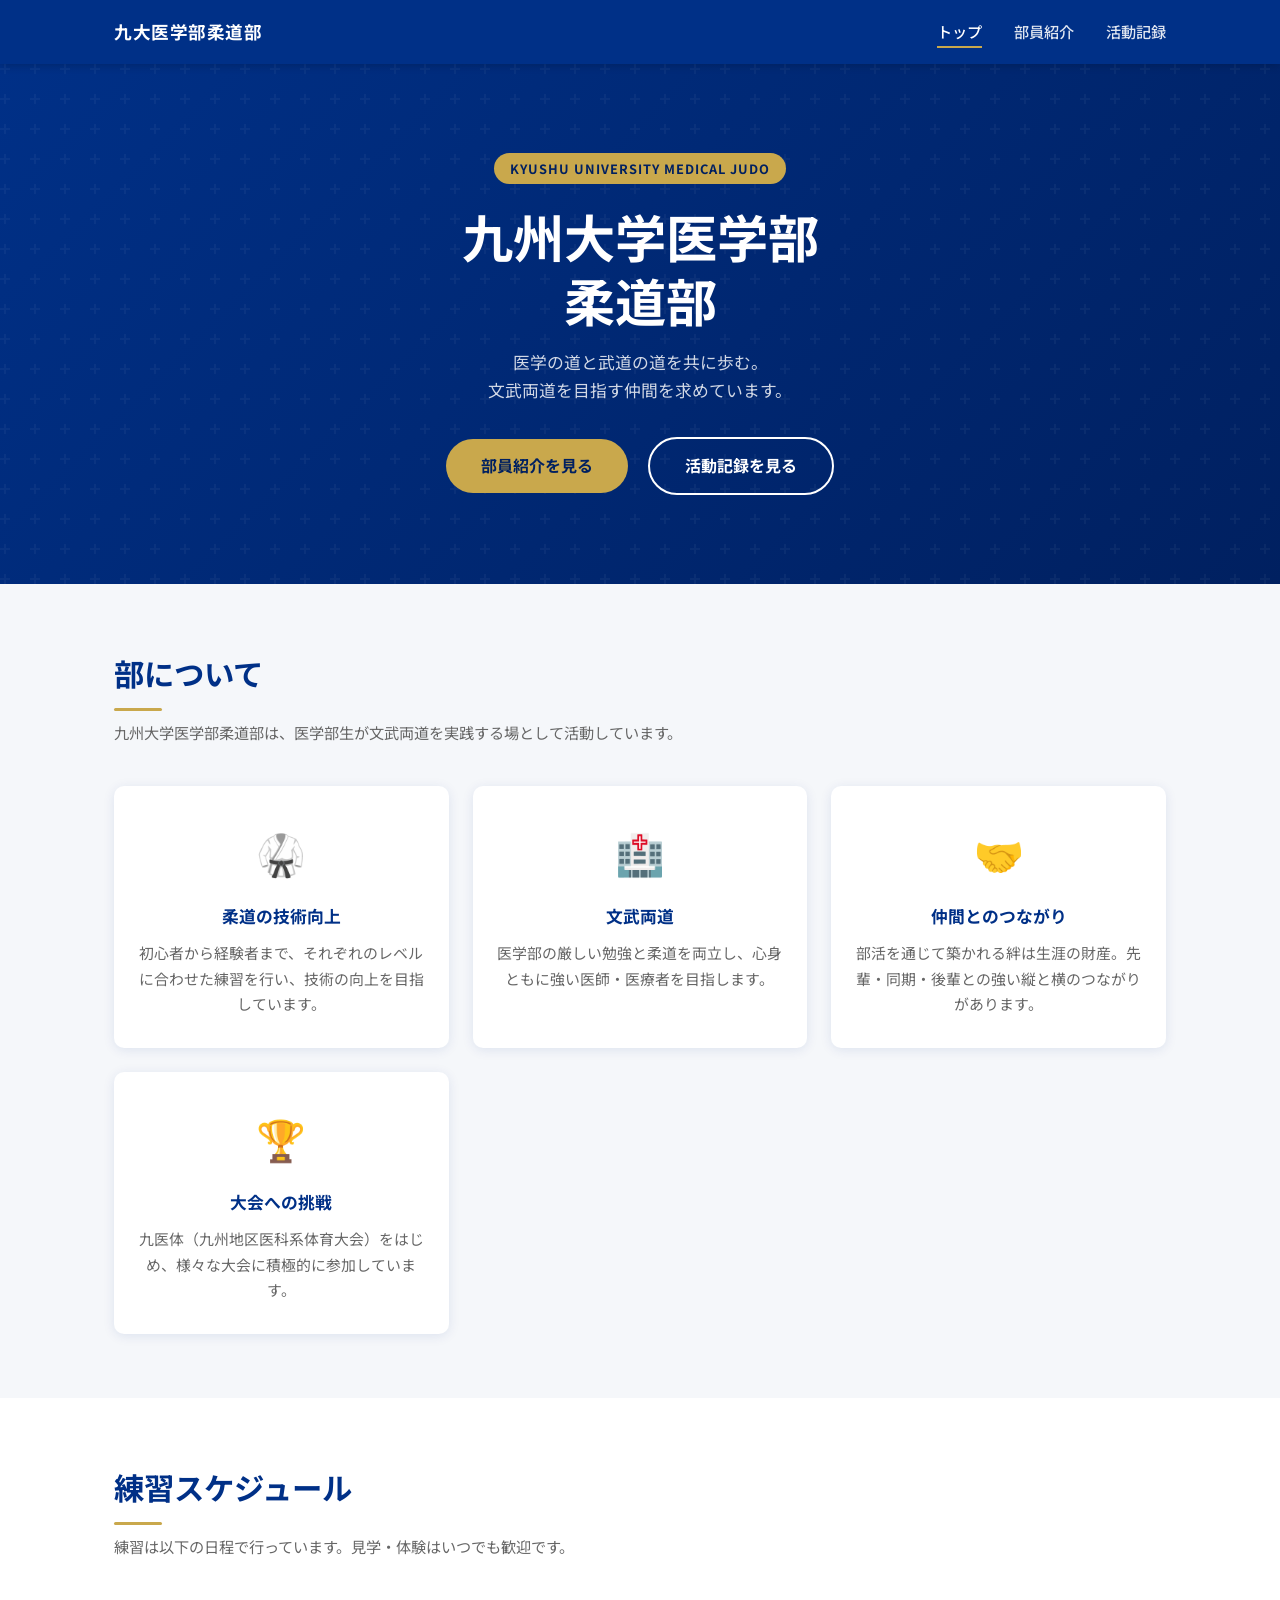
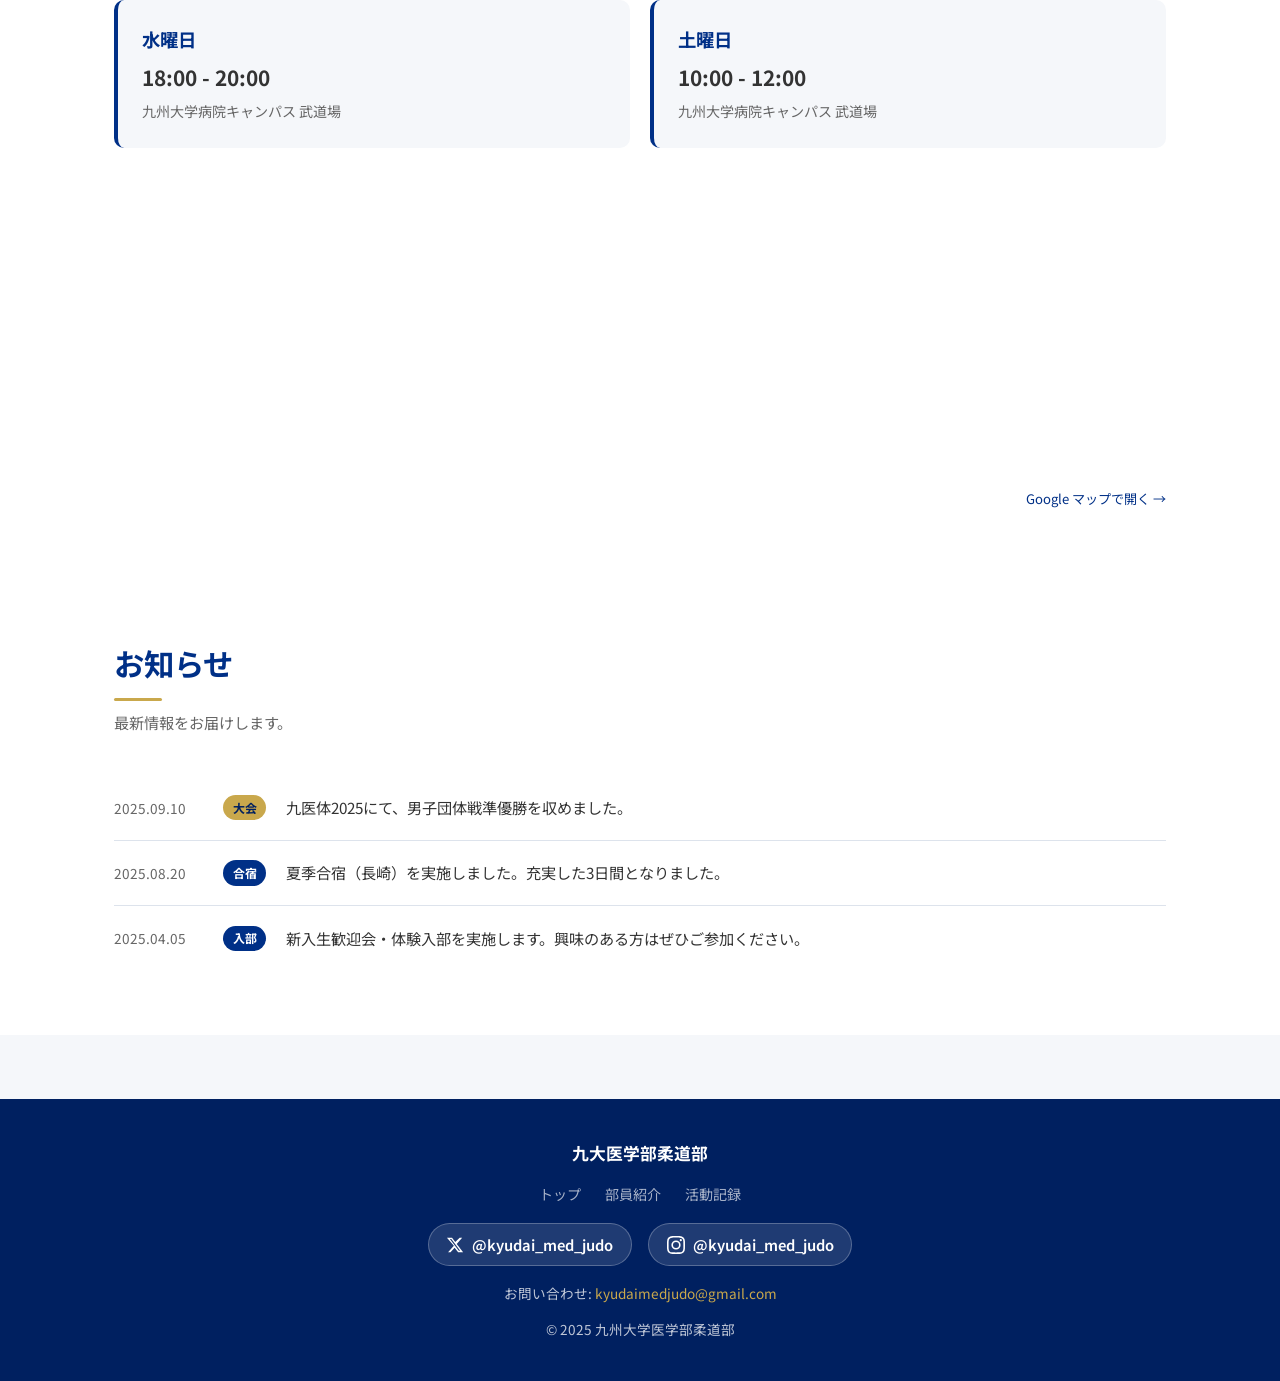
<file: index.html>
<!DOCTYPE html>
<html lang="ja">
<head>
  <meta charset="UTF-8">
  <meta name="viewport" content="width=device-width, initial-scale=1.0">
  <title>九州大学医学部柔道部</title>
  <meta name="description" content="九州大学医学部柔道部の公式ウェブサイト。部員紹介・活動記録・入部案内をご覧いただけます。">
  <meta property="og:title" content="九州大学医学部柔道部">
  <meta property="og:description" content="九州大学医学部柔道部の公式ウェブサイト。部員紹介・活動記録・入部案内をご覧いただけます。">
  <meta property="og:type" content="website">
  <meta property="og:url" content="https://kyudaimedjudo.github.io/kyudai-judo/">
  <link rel="preconnect" href="https://fonts.googleapis.com">
  <link rel="preconnect" href="https://fonts.gstatic.com" crossorigin>
  <link href="https://fonts.googleapis.com/css2?family=Noto+Sans+JP:wght@400;500;700&display=swap" rel="stylesheet">
  <link rel="stylesheet" href="css/style.css">
</head>
<body>

  <!-- ナビゲーション -->
  <nav class="navbar">
    <div class="navbar-inner">
      <a href="index.html" class="navbar-logo">九大医学部<span>柔道部</span></a>
      <ul class="navbar-links">
        <li><a href="index.html">トップ</a></li>
        <li><a href="members.html">部員紹介</a></li>
        <li><a href="activities.html">活動記録</a></li>
      </ul>
      <button class="hamburger" aria-label="メニューを開く" aria-expanded="false">
        <span></span><span></span><span></span>
      </button>
    </div>
  </nav>

  <!-- ヒーロー -->
  <section class="hero">
    <div class="hero-content">
      <div class="hero-badge">KYUSHU UNIVERSITY MEDICAL JUDO</div>
      <h1>九州大学医学部<br>柔道部</h1>
      <p>医学の道と武道の道を共に歩む。<br>文武両道を目指す仲間を求めています。</p>
      <div class="hero-buttons">
        <a href="members.html" class="btn btn-accent">部員紹介を見る</a>
        <a href="activities.html" class="btn btn-outline">活動記録を見る</a>
      </div>
    </div>
  </section>

  <!-- 部紹介 -->
  <section class="section">
    <div class="container">
      <h2 class="section-title">部について</h2>
      <p class="section-subtitle">九州大学医学部柔道部は、医学部生が文武両道を実践する場として活動しています。</p>
      <div class="about-grid">
        <div class="about-card">
          <div class="about-card-icon" role="img" aria-label="柔道着">🥋</div>
          <h3>柔道の技術向上</h3>
          <p>初心者から経験者まで、それぞれのレベルに合わせた練習を行い、技術の向上を目指しています。</p>
        </div>
        <div class="about-card">
          <div class="about-card-icon" role="img" aria-label="病院">🏥</div>
          <h3>文武両道</h3>
          <p>医学部の厳しい勉強と柔道を両立し、心身ともに強い医師・医療者を目指します。</p>
        </div>
        <div class="about-card">
          <div class="about-card-icon" role="img" aria-label="握手">🤝</div>
          <h3>仲間とのつながり</h3>
          <p>部活を通じて築かれる絆は生涯の財産。先輩・同期・後輩との強い縦と横のつながりがあります。</p>
        </div>
        <div class="about-card">
          <div class="about-card-icon" role="img" aria-label="トロフィー">🏆</div>
          <h3>大会への挑戦</h3>
          <p>九医体（九州地区医科系体育大会）をはじめ、様々な大会に積極的に参加しています。</p>
        </div>
      </div>
    </div>
  </section>

  <!-- 練習スケジュール -->
  <section class="section schedule-section">
    <div class="container">
      <h2 class="section-title">練習スケジュール</h2>
      <p class="section-subtitle">練習は以下の日程で行っています。見学・体験はいつでも歓迎です。</p>
      <div class="schedule-grid">
        <div class="schedule-card">
          <div class="schedule-day">水曜日</div>
          <div class="schedule-time">18:00 - 20:00</div>
          <div class="schedule-place">九州大学病院キャンパス 武道場</div>
        </div>
        <div class="schedule-card">
          <div class="schedule-day">土曜日</div>
          <div class="schedule-time">10:00 - 12:00</div>
          <div class="schedule-place">九州大学病院キャンパス 武道場</div>
        </div>
      </div>
      <div class="schedule-map">
        <iframe
          src="https://maps.google.com/maps?q=https://maps.app.goo.gl/cg2Sy4qht2nWTc8Q8&output=embed"
          width="100%" height="300" style="border:0;border-radius:var(--radius);" allowfullscreen loading="lazy"
          title="練習場所の地図"></iframe>
        <p style="margin-top:0.5rem;text-align:right;font-size:0.82rem;">
          <a href="https://maps.app.goo.gl/cg2Sy4qht2nWTc8Q8" target="_blank" rel="noopener" style="color:var(--color-primary)">Google マップで開く →</a>
        </p>
      </div>
    </div>
  </section>

  <!-- お知らせ -->
  <section class="section news-section">
    <div class="container">
      <h2 class="section-title">お知らせ</h2>
      <p class="section-subtitle">最新情報をお届けします。</p>
      <ul class="news-list">
        <li class="news-item">
          <span class="news-date">2025.09.10</span>
          <span class="news-tag accent">大会</span>
          <div class="news-body">九医体2025にて、男子団体戦準優勝を収めました。</div>
        </li>
        <li class="news-item">
          <span class="news-date">2025.08.20</span>
          <span class="news-tag">合宿</span>
          <div class="news-body">夏季合宿（長崎）を実施しました。充実した3日間となりました。</div>
        </li>
        <li class="news-item">
          <span class="news-date">2025.04.05</span>
          <span class="news-tag">入部</span>
          <div class="news-body">新入生歓迎会・体験入部を実施します。興味のある方はぜひご参加ください。</div>
        </li>
      </ul>
    </div>
  </section>

  <!-- フッター -->
  <footer class="footer">
    <div class="footer-logo">九大医学部<span>柔道部</span></div>
    <nav class="footer-links">
      <a href="index.html">トップ</a>
      <a href="members.html">部員紹介</a>
      <a href="activities.html">活動記録</a>
    </nav>
    <div class="footer-sns">
      <a href="https://x.com/kyudai_med_judo" target="_blank" rel="noopener">
        <svg viewBox="0 0 24 24" aria-label="X(Twitter)"><path d="M18.244 2.25h3.308l-7.227 8.26 8.502 11.24H16.17l-4.714-6.231-5.401 6.231H2.748l7.73-8.835L1.254 2.25H8.08l4.261 5.632 5.903-5.632zm-1.161 17.52h1.833L7.084 4.126H5.117z"/></svg>
        @kyudai_med_judo
      </a>
      <a href="https://www.instagram.com/kyudai_med_judo/" target="_blank" rel="noopener">
        <svg viewBox="0 0 24 24" aria-label="Instagram"><path d="M12 2.163c3.204 0 3.584.012 4.85.07 3.252.148 4.771 1.691 4.919 4.919.058 1.265.069 1.645.069 4.849 0 3.205-.012 3.584-.069 4.849-.149 3.225-1.664 4.771-4.919 4.919-1.266.058-1.644.07-4.85.07-3.204 0-3.584-.012-4.849-.07-3.26-.149-4.771-1.699-4.919-4.92-.058-1.265-.07-1.644-.07-4.849 0-3.204.013-3.583.07-4.849.149-3.227 1.664-4.771 4.919-4.919 1.266-.057 1.645-.069 4.849-.069zM12 0C8.741 0 8.333.014 7.053.072 2.695.272.273 2.69.073 7.052.014 8.333 0 8.741 0 12c0 3.259.014 3.668.072 4.948.2 4.358 2.618 6.78 6.98 6.98C8.333 23.986 8.741 24 12 24c3.259 0 3.668-.014 4.948-.072 4.354-.2 6.782-2.618 6.979-6.98.059-1.28.073-1.689.073-4.948 0-3.259-.014-3.667-.072-4.947-.196-4.354-2.617-6.78-6.979-6.98C15.668.014 15.259 0 12 0zm0 5.838a6.162 6.162 0 100 12.324 6.162 6.162 0 000-12.324zM12 16a4 4 0 110-8 4 4 0 010 8zm6.406-11.845a1.44 1.44 0 100 2.881 1.44 1.44 0 000-2.881z"/></svg>
        @kyudai_med_judo
      </a>
    </div>
    <div class="footer-contact">
      <p>お問い合わせ: <a href="mailto:kyudaimedjudo@gmail.com">kyudaimedjudo@gmail.com</a></p>
    </div>
    <p>&copy; 2025 九州大学医学部柔道部</p>
  </footer>

  <script src="js/main.js"></script>
</body>
</html>
</file>
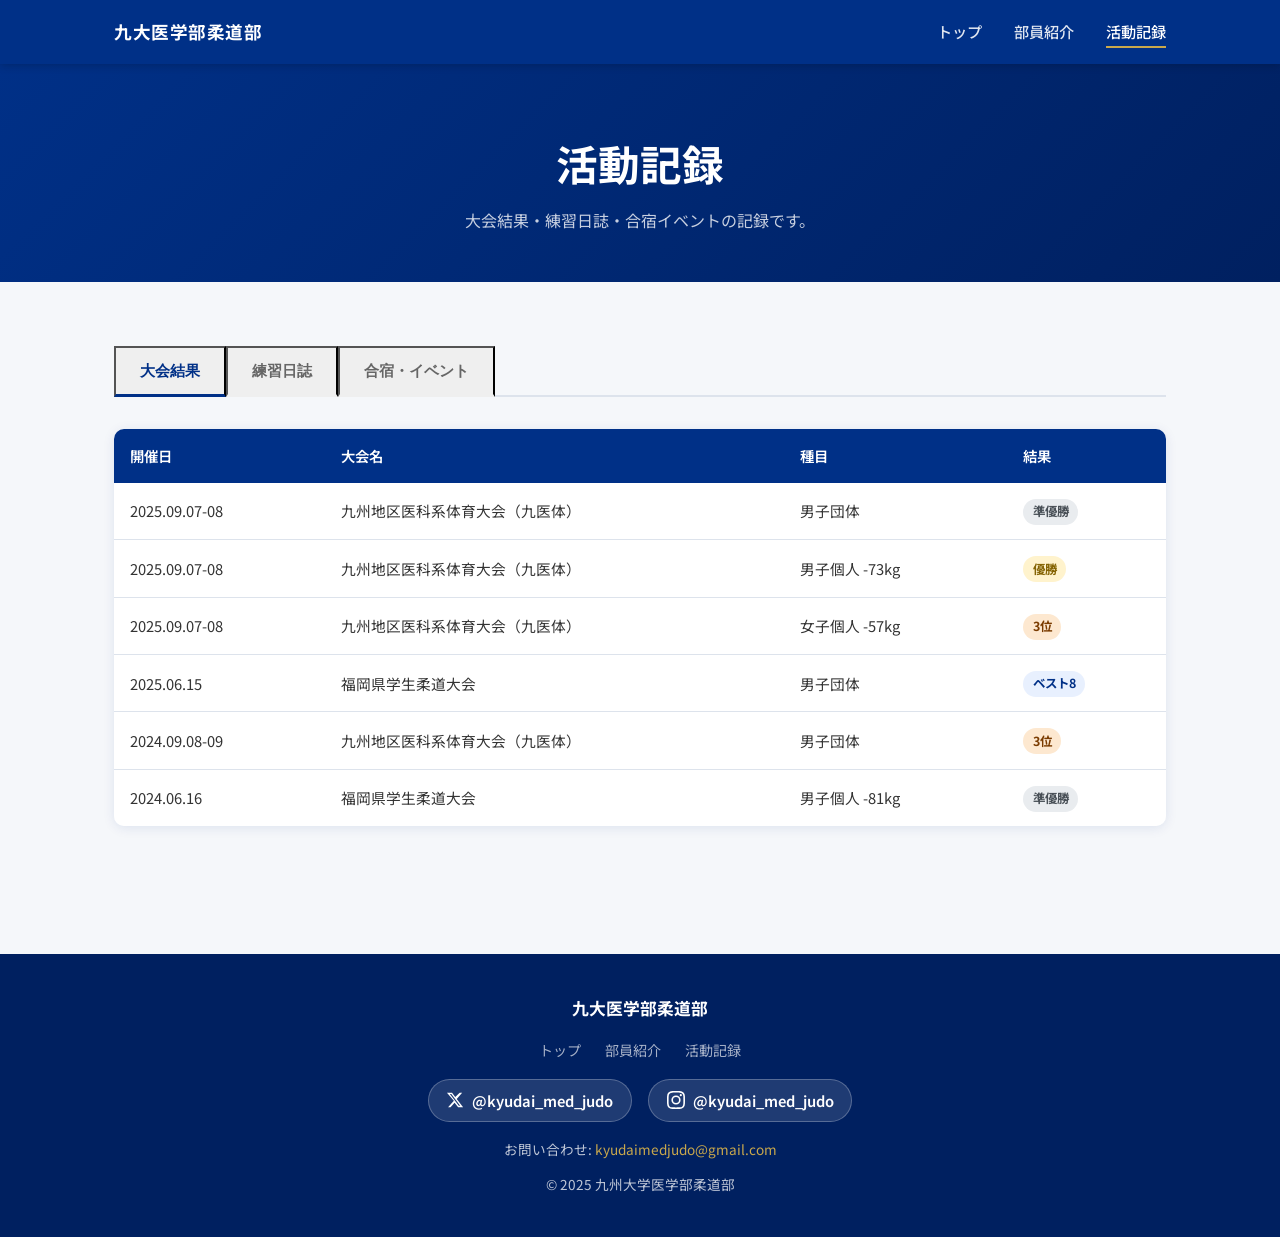
<file: activities.html>
<!DOCTYPE html>
<html lang="ja">
<head>
  <meta charset="UTF-8">
  <meta name="viewport" content="width=device-width, initial-scale=1.0">
  <title>活動記録 | 九州大学医学部柔道部</title>
  <meta name="description" content="九州大学医学部柔道部の大会結果・練習日誌・合宿イベントの記録です。">
  <meta property="og:title" content="活動記録 | 九州大学医学部柔道部">
  <meta property="og:description" content="九州大学医学部柔道部の大会結果・練習日誌・合宿イベントの記録です。">
  <meta property="og:type" content="website">
  <meta property="og:url" content="https://kyudaimedjudo.github.io/kyudai-judo/activities.html">
  <link rel="preconnect" href="https://fonts.googleapis.com">
  <link rel="preconnect" href="https://fonts.gstatic.com" crossorigin>
  <link href="https://fonts.googleapis.com/css2?family=Noto+Sans+JP:wght@400;500;700&display=swap" rel="stylesheet">
  <link rel="stylesheet" href="css/style.css">
</head>
<body>

  <nav class="navbar">
    <div class="navbar-inner">
      <a href="index.html" class="navbar-logo">九大医学部<span>柔道部</span></a>
      <ul class="navbar-links">
        <li><a href="index.html">トップ</a></li>
        <li><a href="members.html">部員紹介</a></li>
        <li><a href="activities.html">活動記録</a></li>
      </ul>
      <button class="hamburger" aria-label="メニューを開く" aria-expanded="false">
        <span></span><span></span><span></span>
      </button>
    </div>
  </nav>

  <header class="page-header">
    <h1>活動記録</h1>
    <p>大会結果・練習日誌・合宿イベントの記録です。</p>
  </header>

  <section class="section">
    <div class="container">

      <div class="activity-tabs" role="tablist">
        <button class="activity-tab active" data-target="panel-results" role="tab" aria-selected="true">大会結果</button>
        <button class="activity-tab" data-target="panel-diary" role="tab" aria-selected="false">練習日誌</button>
        <button class="activity-tab" data-target="panel-events" role="tab" aria-selected="false">合宿・イベント</button>
      </div>

      <div id="panel-results" class="activity-panel active" role="tabpanel">
        <div class="table-wrap">
          <table class="result-table">
            <thead>
              <tr>
                <th>開催日</th>
                <th>大会名</th>
                <th>種目</th>
                <th>結果</th>
              </tr>
            </thead>
            <tbody id="results-tbody">
              <tr><td colspan="4" style="text-align:center;color:var(--color-text-light)">読み込み中...</td></tr>
            </tbody>
          </table>
        </div>
      </div>

      <div id="panel-diary" class="activity-panel" role="tabpanel">
        <div class="diary-list" id="diary-list">
          <p style="color:var(--color-text-light)">読み込み中...</p>
        </div>
      </div>

      <div id="panel-events" class="activity-panel" role="tabpanel">
        <div class="event-grid" id="event-grid">
          <p style="color:var(--color-text-light)">読み込み中...</p>
        </div>
      </div>

    </div>
  </section>

  <footer class="footer">
    <div class="footer-logo">九大医学部<span>柔道部</span></div>
    <nav class="footer-links">
      <a href="index.html">トップ</a>
      <a href="members.html">部員紹介</a>
      <a href="activities.html">活動記録</a>
    </nav>
    <div class="footer-sns">
      <a href="https://x.com/kyudai_med_judo" target="_blank" rel="noopener">
        <svg viewBox="0 0 24 24" aria-label="X(Twitter)"><path d="M18.244 2.25h3.308l-7.227 8.26 8.502 11.24H16.17l-4.714-6.231-5.401 6.231H2.748l7.73-8.835L1.254 2.25H8.08l4.261 5.632 5.903-5.632zm-1.161 17.52h1.833L7.084 4.126H5.117z"/></svg>
        @kyudai_med_judo
      </a>
      <a href="https://www.instagram.com/kyudai_med_judo/" target="_blank" rel="noopener">
        <svg viewBox="0 0 24 24" aria-label="Instagram"><path d="M12 2.163c3.204 0 3.584.012 4.85.07 3.252.148 4.771 1.691 4.919 4.919.058 1.265.069 1.645.069 4.849 0 3.205-.012 3.584-.069 4.849-.149 3.225-1.664 4.771-4.919 4.919-1.266.058-1.644.07-4.85.07-3.204 0-3.584-.012-4.849-.07-3.26-.149-4.771-1.699-4.919-4.92-.058-1.265-.07-1.644-.07-4.849 0-3.204.013-3.583.07-4.849.149-3.227 1.664-4.771 4.919-4.919 1.266-.057 1.645-.069 4.849-.069zM12 0C8.741 0 8.333.014 7.053.072 2.695.272.273 2.69.073 7.052.014 8.333 0 8.741 0 12c0 3.259.014 3.668.072 4.948.2 4.358 2.618 6.78 6.98 6.98C8.333 23.986 8.741 24 12 24c3.259 0 3.668-.014 4.948-.072 4.354-.2 6.782-2.618 6.979-6.98.059-1.28.073-1.689.073-4.948 0-3.259-.014-3.667-.072-4.947-.196-4.354-2.617-6.78-6.979-6.98C15.668.014 15.259 0 12 0zm0 5.838a6.162 6.162 0 100 12.324 6.162 6.162 0 000-12.324zM12 16a4 4 0 110-8 4 4 0 010 8zm6.406-11.845a1.44 1.44 0 100 2.881 1.44 1.44 0 000-2.881z"/></svg>
        @kyudai_med_judo
      </a>
    </div>
    <div class="footer-contact">
      <p>お問い合わせ: <a href="mailto:kyudaimedjudo@gmail.com">kyudaimedjudo@gmail.com</a></p>
    </div>
    <p>&copy; 2025 九州大学医学部柔道部</p>
  </footer>

  <script src="js/main.js"></script>
  <script>
    // XSSサニタイズ
    function esc(str) {
      const d = document.createElement('div');
      d.textContent = str || '';
      return d.innerHTML;
    }

    const MONTHS_JA = ['1月','2月','3月','4月','5月','6月','7月','8月','9月','10月','11月','12月'];

    // 大会結果
    fetch('data/results.json')
      .then(r => { if (!r.ok) throw new Error(); return r.json(); })
      .then(data => {
        const tbody = document.getElementById('results-tbody');
        if (!data.length) { tbody.innerHTML = '<tr><td colspan="4" style="text-align:center;color:var(--color-text-light)">データがありません</td></tr>'; return; }
        tbody.innerHTML = data.map(d => `
          <tr>
            <td>${esc(d.date)}</td>
            <td>${esc(d.tournament)}</td>
            <td>${esc(d.category)}</td>
            <td><span class="result-badge ${esc(d.badge)}">${esc(d.result)}</span></td>
          </tr>`).join('');
      })
      .catch(() => {
        document.getElementById('results-tbody').innerHTML = '<tr><td colspan="4" style="text-align:center;color:#991b1b">データの読み込みに失敗しました</td></tr>';
      });

    // 練習日誌
    fetch('data/diary.json')
      .then(r => { if (!r.ok) throw new Error(); return r.json(); })
      .then(data => {
        const list = document.getElementById('diary-list');
        if (!data.length) { list.innerHTML = '<p style="color:var(--color-text-light)">データがありません</p>'; return; }
        list.innerHTML = data.map(d => {
          const dt = new Date(d.date);
          const month = MONTHS_JA[dt.getMonth()] || '';
          const day = dt.getDate();
          return `
          <div class="diary-card">
            <div class="diary-date-col">
              <div class="diary-month">${esc(month)}</div>
              <div class="diary-day">${day}</div>
            </div>
            <div class="diary-body">
              <h3>${esc(d.title)}</h3>
              <p>${esc(d.content)}</p>
            </div>
          </div>`;
        }).join('');
      })
      .catch(() => {
        document.getElementById('diary-list').innerHTML = '<p style="color:#991b1b">データの読み込みに失敗しました</p>';
      });

    // 合宿・イベント
    fetch('data/events.json')
      .then(r => { if (!r.ok) throw new Error(); return r.json(); })
      .then(data => {
        const grid = document.getElementById('event-grid');
        if (!data.length) { grid.innerHTML = '<p style="color:var(--color-text-light)">データがありません</p>'; return; }
        grid.innerHTML = data.map(d => `
          <div class="event-card">
            <div class="event-image">${d.photo ? `<img src="${esc(d.photo)}" alt="${esc(d.title)}">` : esc(d.emoji || '📸')}</div>
            <div class="event-body">
              <div class="event-date">${esc(d.date)}</div>
              <h3>${esc(d.title)}</h3>
              <p>${esc(d.content)}</p>
            </div>
          </div>`).join('');
      })
      .catch(() => {
        document.getElementById('event-grid').innerHTML = '<p style="color:#991b1b">データの読み込みに失敗しました</p>';
      });
  </script>
</body>
</html>
</file>
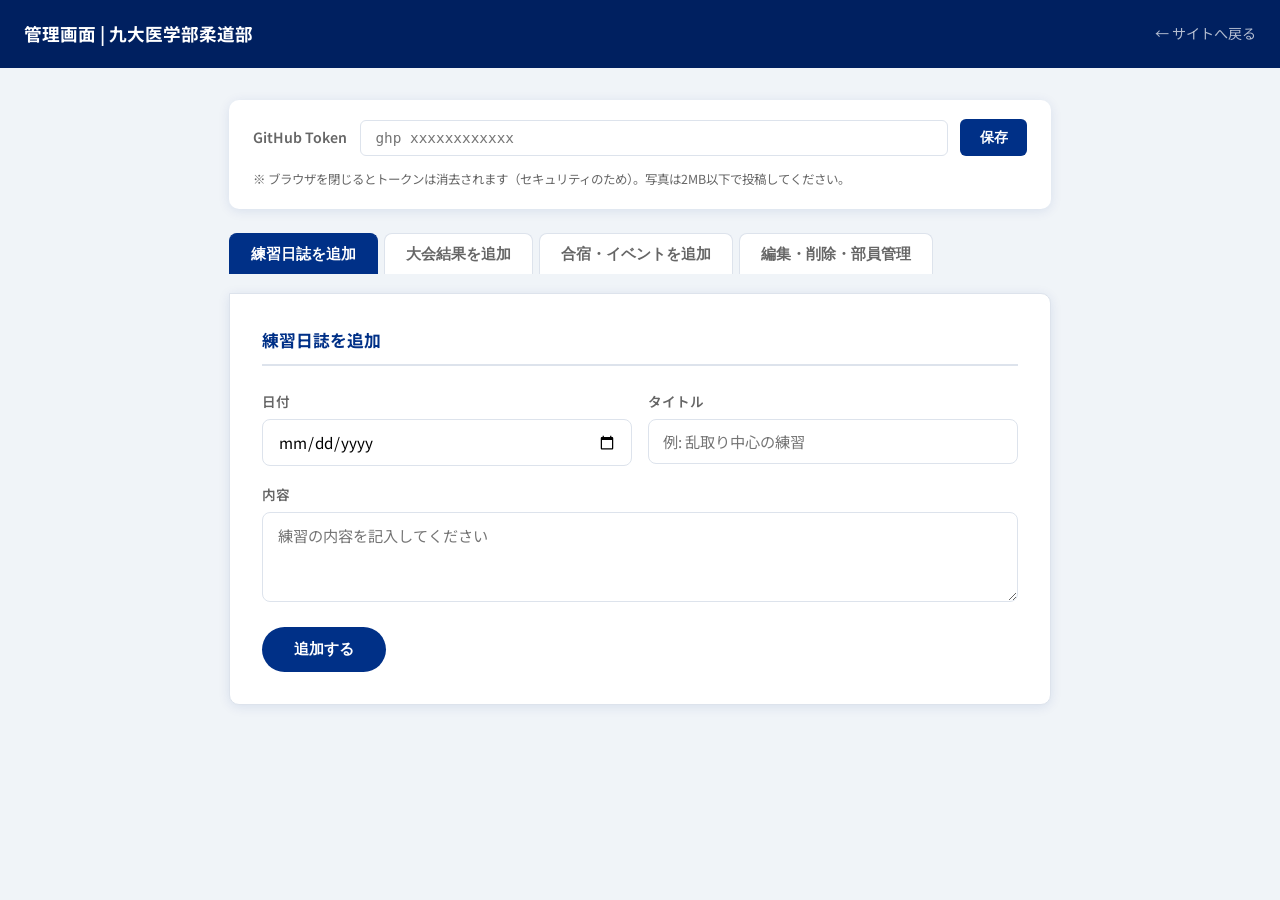
<file: admin.html>
<!DOCTYPE html>
<html lang="ja">
<head>
  <meta charset="UTF-8">
  <meta name="viewport" content="width=device-width, initial-scale=1.0">
  <title>管理画面 | 九大医学部柔道部</title>
  <link rel="preconnect" href="https://fonts.googleapis.com">
  <link rel="preconnect" href="https://fonts.gstatic.com" crossorigin>
  <link href="https://fonts.googleapis.com/css2?family=Noto+Sans+JP:wght@400;500;700&display=swap" rel="stylesheet">
  <link rel="stylesheet" href="css/style.css">
  <style>
    body { background: #f0f4f8; }

    .admin-header {
      background: var(--color-primary-dark);
      color: var(--color-white);
      padding: 1.2rem 1.5rem;
      display: flex;
      align-items: center;
      justify-content: space-between;
    }
    .admin-header h1 { font-size: 1.1rem; font-weight: 700; }
    .admin-header a { color: rgba(255,255,255,0.7); font-size: 0.88rem; }
    .admin-header a:hover { color: var(--color-white); }

    .admin-container { max-width: 860px; margin: 2rem auto; padding: 0 1.2rem; }

    /* トークン */
    .token-box {
      background: var(--color-white);
      border-radius: var(--radius);
      padding: 1.2rem 1.5rem;
      box-shadow: var(--shadow);
      margin-bottom: 1.5rem;
      display: flex;
      gap: 0.8rem;
      align-items: center;
      flex-wrap: wrap;
    }
    .token-box label { font-size: 0.88rem; font-weight: 600; color: var(--color-text-light); white-space: nowrap; }
    .token-box input {
      flex: 1;
      min-width: 200px;
      padding: 0.55rem 0.9rem;
      border: 1.5px solid var(--color-border);
      border-radius: 6px;
      font-size: 0.9rem;
      font-family: monospace;
    }
    .token-box button {
      padding: 0.55rem 1.2rem;
      background: var(--color-primary);
      color: var(--color-white);
      border: none;
      border-radius: 6px;
      font-size: 0.88rem;
      font-weight: 600;
      cursor: pointer;
    }

    /* フィードバック */
    .feedback {
      display: none;
      padding: 0.8rem 1.2rem;
      border-radius: 8px;
      font-size: 0.92rem;
      font-weight: 600;
      margin-bottom: 1rem;
    }
    .feedback.success { background: #d1fae5; color: #065f46; }
    .feedback.error   { background: #fee2e2; color: #991b1b; }

    /* メインタブ */
    .admin-tabs {
      display: flex;
      gap: 0.4rem;
      margin-bottom: 1.2rem;
      flex-wrap: wrap;
    }
    .admin-tab {
      padding: 0.65rem 1.3rem;
      border-radius: 8px 8px 0 0;
      font-size: 0.92rem;
      font-weight: 600;
      cursor: pointer;
      background: var(--color-white);
      color: var(--color-text-light);
      border: 1.5px solid var(--color-border);
      border-bottom: none;
      transition: var(--transition);
    }
    .admin-tab.active { background: var(--color-primary); color: var(--color-white); border-color: var(--color-primary); }

    .admin-panel {
      display: none;
      background: var(--color-white);
      border-radius: 0 var(--radius) var(--radius) var(--radius);
      box-shadow: var(--shadow);
      padding: 2rem;
      border: 1.5px solid var(--color-border);
    }
    .admin-panel.active { display: block; }

    /* フォーム */
    .form-group { margin-bottom: 1.1rem; }
    .form-group label { display: block; font-size: 0.85rem; font-weight: 600; color: var(--color-text-light); margin-bottom: 0.35rem; }
    .form-group input,
    .form-group textarea,
    .form-group select {
      width: 100%;
      padding: 0.65rem 0.9rem;
      border: 1.5px solid var(--color-border);
      border-radius: 8px;
      font-size: 0.95rem;
      font-family: 'Noto Sans JP', sans-serif;
      transition: border-color var(--transition);
    }
    .form-group input:focus,
    .form-group textarea:focus,
    .form-group select:focus { outline: none; border-color: var(--color-primary); }
    .form-group textarea { resize: vertical; min-height: 90px; }
    .form-row { display: grid; grid-template-columns: 1fr 1fr; gap: 1rem; }

    .submit-btn {
      padding: 0.75rem 2rem;
      background: var(--color-primary);
      color: var(--color-white);
      border: none;
      border-radius: 100px;
      font-size: 0.95rem;
      font-weight: 700;
      cursor: pointer;
      transition: var(--transition);
    }
    .submit-btn:hover { background: var(--color-primary-dark); }
    .submit-btn:disabled { opacity: 0.5; cursor: not-allowed; }

    .cancel-btn {
      padding: 0.75rem 1.5rem;
      background: transparent;
      color: var(--color-text-light);
      border: 1.5px solid var(--color-border);
      border-radius: 100px;
      font-size: 0.95rem;
      font-weight: 600;
      cursor: pointer;
      margin-left: 0.8rem;
      display: none;
    }

    .panel-title {
      font-size: 1.05rem;
      font-weight: 700;
      color: var(--color-primary);
      margin-bottom: 1.5rem;
      padding-bottom: 0.6rem;
      border-bottom: 2px solid var(--color-border);
    }

    /* 編集タブ（タブ4内） */
    .edit-filter-tabs {
      display: flex;
      gap: 0.4rem;
      flex-wrap: wrap;
      margin-bottom: 1.5rem;
    }
    .edit-filter-tab {
      padding: 0.45rem 1.1rem;
      border-radius: 100px;
      font-size: 0.85rem;
      font-weight: 600;
      cursor: pointer;
      border: 1.5px solid var(--color-border);
      background: var(--color-bg);
      color: var(--color-text-light);
      transition: var(--transition);
    }
    .edit-filter-tab.active {
      background: var(--color-primary);
      color: var(--color-white);
      border-color: var(--color-primary);
    }

    /* 編集リスト */
    #edit-list { min-height: 120px; }
    .edit-item {
      display: flex;
      justify-content: space-between;
      align-items: center;
      padding: 0.9rem 1rem;
      border-bottom: 1px solid var(--color-border);
      gap: 1rem;
    }
    .edit-item:last-child { border-bottom: none; }
    .edit-item-label { font-size: 0.92rem; line-height: 1.5; }
    .edit-item-label strong { color: var(--color-primary); }
    .edit-item-label span { color: var(--color-text-light); font-size: 0.82rem; margin-left: 0.4rem; }
    .edit-item-actions { display: flex; gap: 0.5rem; flex-shrink: 0; }
    .edit-btn {
      padding: 0.35rem 0.9rem;
      background: var(--color-accent);
      color: var(--color-primary-dark);
      border: none;
      border-radius: 100px;
      font-size: 0.8rem;
      font-weight: 700;
      cursor: pointer;
    }
    .delete-btn {
      padding: 0.35rem 0.9rem;
      background: #fee2e2;
      color: #991b1b;
      border: none;
      border-radius: 100px;
      font-size: 0.8rem;
      font-weight: 700;
      cursor: pointer;
    }
    .edit-empty, .loading { color: var(--color-text-light); font-size: 0.9rem; text-align: center; padding: 2rem 0; }

    .divider { border: none; border-top: 2px solid var(--color-border); margin: 2rem 0; }

    @media (max-width: 600px) {
      .form-row { grid-template-columns: 1fr; }
      .admin-panel { padding: 1.2rem; }
      .edit-item { flex-direction: column; align-items: flex-start; }
    }
  </style>
</head>
<body>

  <div class="admin-header">
    <h1>管理画面 | 九大医学部柔道部</h1>
    <a href="index.html">← サイトへ戻る</a>
  </div>

  <div class="admin-container">

    <!-- トークン設定 -->
    <div class="token-box">
      <label for="token-input">GitHub Token</label>
      <input type="password" id="token-input" placeholder="ghp_xxxxxxxxxxxx">
      <button id="token-save">保存</button>
      <small style="width:100%;color:var(--color-text-light);font-size:0.78rem;">※ ブラウザを閉じるとトークンは消去されます（セキュリティのため）。写真は2MB以下で投稿してください。</small>
    </div>

    <!-- フィードバック -->
    <div id="feedback" class="feedback"></div>

    <!-- メインタブ -->
    <div class="admin-tabs">
      <button class="admin-tab active" data-target="panel-diary">練習日誌を追加</button>
      <button class="admin-tab" data-target="panel-result">大会結果を追加</button>
      <button class="admin-tab" data-target="panel-event">合宿・イベントを追加</button>
      <button class="admin-tab" data-target="panel-edit">編集・削除・部員管理</button>
    </div>

    <!-- タブ1: 練習日誌 -->
    <div id="panel-diary" class="admin-panel active">
      <div class="panel-title">練習日誌を追加</div>
      <form id="diary-form">
        <div class="form-row">
          <div class="form-group">
            <label for="d-date">日付</label>
            <input type="date" id="d-date" required>
          </div>
          <div class="form-group">
            <label for="d-title">タイトル</label>
            <input type="text" id="d-title" placeholder="例: 乱取り中心の練習" required>
          </div>
        </div>
        <div class="form-group">
          <label for="d-content">内容</label>
          <textarea id="d-content" placeholder="練習の内容を記入してください" required></textarea>
        </div>
        <button type="submit" class="submit-btn">追加する</button>
      </form>
    </div>

    <!-- タブ2: 大会結果 -->
    <div id="panel-result" class="admin-panel">
      <div class="panel-title">大会結果を追加</div>
      <form id="result-form">
        <div class="form-row">
          <div class="form-group">
            <label for="r-date">開催日</label>
            <input type="text" id="r-date" placeholder="例: 2025.09.07-08" required>
          </div>
          <div class="form-group">
            <label for="r-tournament">大会名</label>
            <input type="text" id="r-tournament" placeholder="例: 九州地区医科系体育大会（九医体）" required>
          </div>
        </div>
        <div class="form-row">
          <div class="form-group">
            <label for="r-category">種目</label>
            <input type="text" id="r-category" placeholder="例: 男子団体" required>
          </div>
          <div class="form-group">
            <label for="r-result">結果</label>
            <input type="text" id="r-result" placeholder="例: 優勝" required>
          </div>
        </div>
        <div class="form-group">
          <label for="r-badge">バッジ色</label>
          <select id="r-badge">
            <option value="gold">金（優勝）</option>
            <option value="silver" selected>銀（準優勝）</option>
            <option value="bronze">銅（3位）</option>
            <option value="other">その他</option>
          </select>
        </div>
        <button type="submit" class="submit-btn">追加する</button>
      </form>
    </div>

    <!-- タブ3: 合宿・イベント -->
    <div id="panel-event" class="admin-panel">
      <div class="panel-title">合宿・イベントを追加</div>
      <form id="event-form">
        <div class="form-row">
          <div class="form-group">
            <label for="e-date">日付</label>
            <input type="text" id="e-date" placeholder="例: 2025年8月17日〜19日" required>
          </div>
          <div class="form-group">
            <label for="e-emoji">絵文字</label>
            <input type="text" id="e-emoji" placeholder="例: 🏕️ 🎉 🎌" maxlength="4">
          </div>
        </div>
        <div class="form-group">
          <label for="e-title">タイトル</label>
          <input type="text" id="e-title" placeholder="例: 夏季合宿（長崎）" required>
        </div>
        <div class="form-group">
          <label for="e-content">内容</label>
          <textarea id="e-content" placeholder="イベントの内容を記入してください" required></textarea>
        </div>
        <div class="form-group">
          <label for="e-photo">写真（任意）</label>
          <input type="file" id="e-photo" accept="image/*">
        </div>
        <button type="submit" class="submit-btn">追加する</button>
      </form>
    </div>

    <!-- タブ4: 編集・削除・部員管理 -->
    <div id="panel-edit" class="admin-panel">
      <div class="panel-title">編集・削除・部員管理</div>

      <!-- 活動記録の編集・削除 -->
      <div class="edit-filter-tabs">
        <button class="edit-filter-tab active" data-type="diary">練習日誌</button>
        <button class="edit-filter-tab" data-type="results">大会結果</button>
        <button class="edit-filter-tab" data-type="events">合宿・イベント</button>
        <button class="edit-filter-tab" data-type="members">部員</button>
      </div>

      <div id="edit-list">
        <p class="edit-empty">タブを選択してください</p>
      </div>

      <!-- 部員フォーム（タブ4内、部員タブ選択時に利用） -->
      <hr class="divider" id="member-form-divider" style="display:none">
      <div id="member-form-wrap" style="display:none">
        <div class="panel-title" id="member-form-title">部員を追加</div>
        <form id="member-form">
          <div class="form-row">
            <div class="form-group">
              <label for="m-name">氏名</label>
              <input type="text" id="m-name" placeholder="例: 山田 太郎" required>
            </div>
            <div class="form-group">
              <label for="m-year">学年</label>
              <select id="m-year">
                <option value="1">1年</option>
                <option value="2">2年</option>
                <option value="3">3年</option>
                <option value="4">4年</option>
                <option value="5">5年</option>
                <option value="6">6年</option>
                <option value="院生">院生</option>
              </select>
            </div>
          </div>
          <div class="form-row">
            <div class="form-group">
              <label for="m-belt">段位・帯</label>
              <input type="text" id="m-belt" placeholder="例: 黒帯 初段">
            </div>
            <div class="form-group">
              <label for="m-hometown">出身地</label>
              <input type="text" id="m-hometown" placeholder="例: 福岡県">
            </div>
          </div>
          <div class="form-group">
            <label for="m-school">出身高校</label>
            <input type="text" id="m-school" placeholder="例: ○○高校">
          </div>
          <div class="form-group">
            <label for="m-comment">ひとことコメント</label>
            <input type="text" id="m-comment" placeholder="例: 柔道を通じて成長中です！">
          </div>
          <div class="form-group">
            <label for="m-photo">写真（任意）</label>
            <input type="file" id="m-photo" accept="image/*">
          </div>
          <button type="submit" class="submit-btn" id="m-submit-btn">追加する</button>
          <button type="button" class="cancel-btn" id="m-cancel-btn">キャンセル</button>
        </form>
      </div>
    </div>

  </div>

  <script src="js/admin.js"></script>
  <script>
    // 部員タブ選択時にフォームを表示
    document.querySelectorAll('.edit-filter-tab').forEach(tab => {
      tab.addEventListener('click', () => {
        const isMember = tab.dataset.type === 'members';
        document.getElementById('member-form-divider').style.display = isMember ? 'block' : 'none';
        document.getElementById('member-form-wrap').style.display    = isMember ? 'block' : 'none';
      });
    });
  </script>
</body>
</html>
</file>
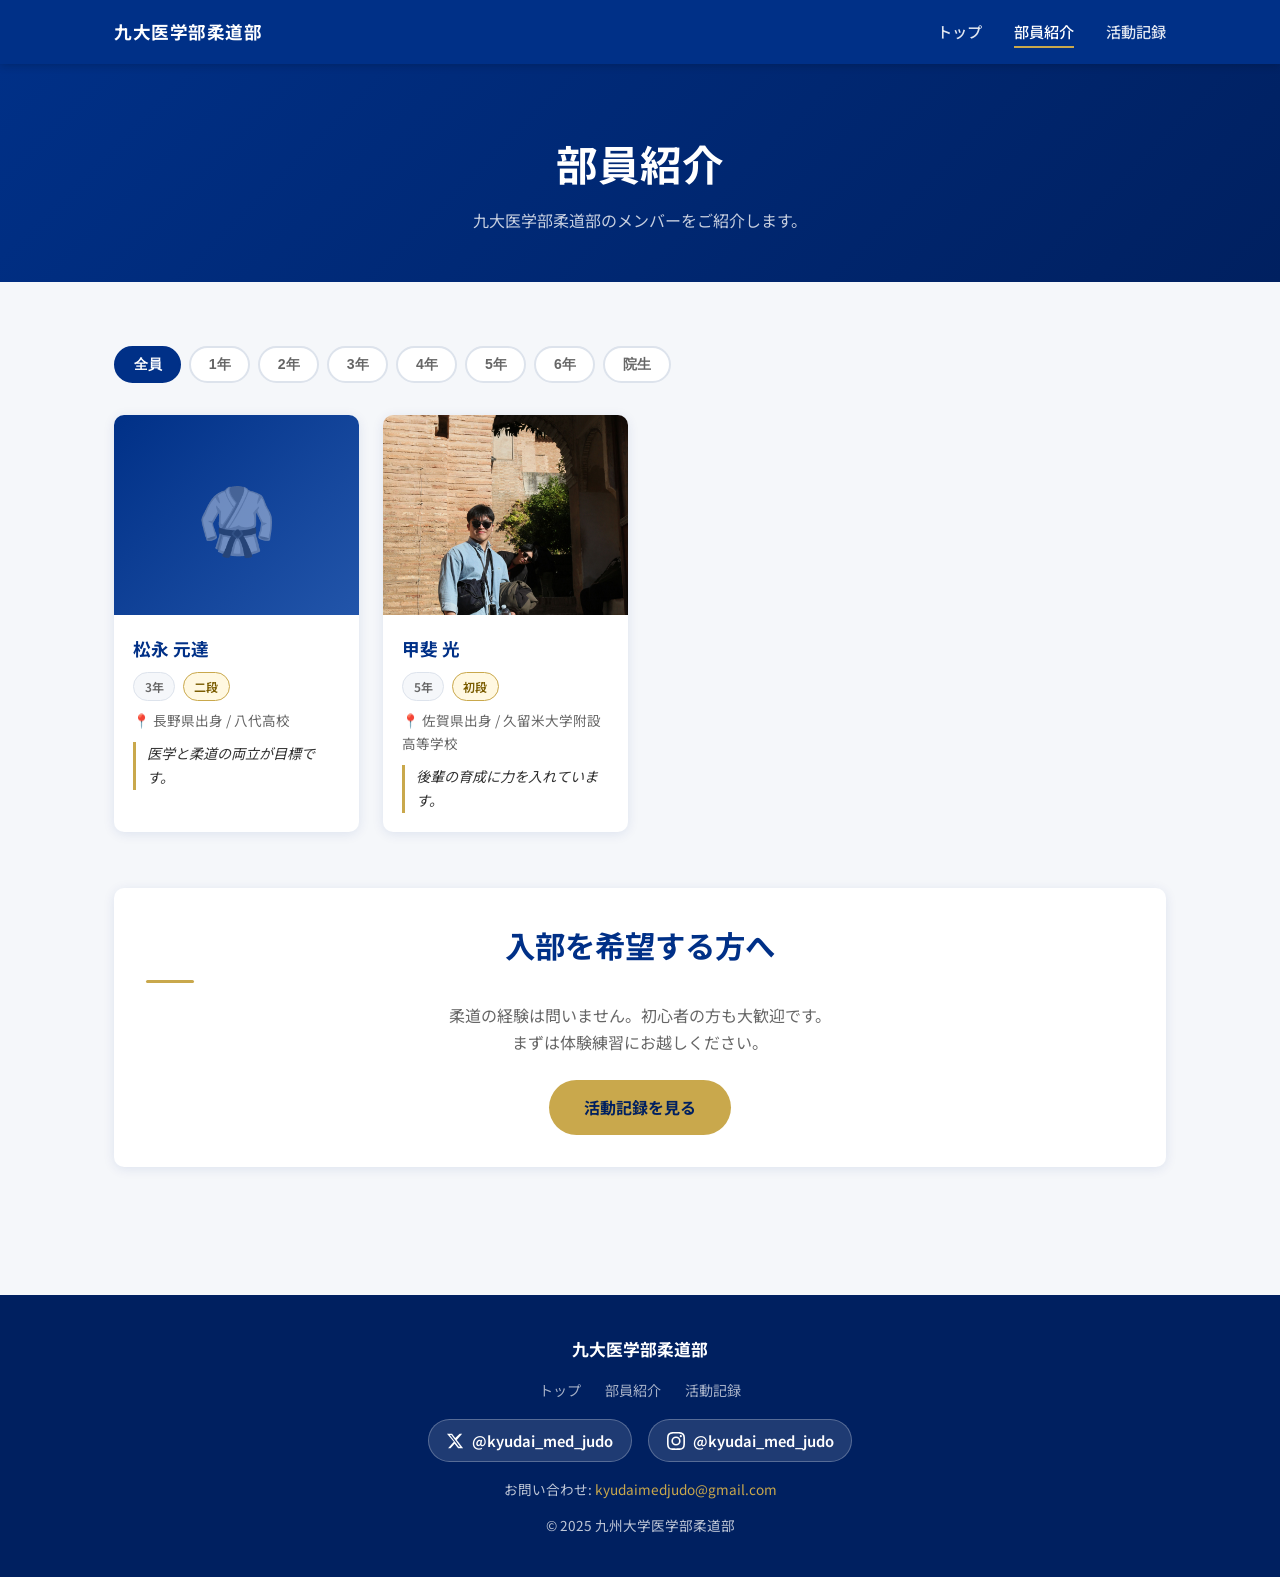
<file: members.html>
<!DOCTYPE html>
<html lang="ja">
<head>
  <meta charset="UTF-8">
  <meta name="viewport" content="width=device-width, initial-scale=1.0">
  <title>部員紹介 | 九州大学医学部柔道部</title>
  <meta name="description" content="九州大学医学部柔道部の部員を紹介します。">
  <meta property="og:title" content="部員紹介 | 九州大学医学部柔道部">
  <meta property="og:description" content="九州大学医学部柔道部の部員を紹介します。">
  <meta property="og:type" content="website">
  <meta property="og:url" content="https://kyudaimedjudo.github.io/kyudai-judo/members.html">
  <link rel="preconnect" href="https://fonts.googleapis.com">
  <link rel="preconnect" href="https://fonts.gstatic.com" crossorigin>
  <link href="https://fonts.googleapis.com/css2?family=Noto+Sans+JP:wght@400;500;700&display=swap" rel="stylesheet">
  <link rel="stylesheet" href="css/style.css">
</head>
<body>

  <nav class="navbar">
    <div class="navbar-inner">
      <a href="index.html" class="navbar-logo">九大医学部<span>柔道部</span></a>
      <ul class="navbar-links">
        <li><a href="index.html">トップ</a></li>
        <li><a href="members.html">部員紹介</a></li>
        <li><a href="activities.html">活動記録</a></li>
      </ul>
      <button class="hamburger" aria-label="メニューを開く" aria-expanded="false">
        <span></span><span></span><span></span>
      </button>
    </div>
  </nav>

  <header class="page-header">
    <h1>部員紹介</h1>
    <p>九大医学部柔道部のメンバーをご紹介します。</p>
  </header>

  <section class="section">
    <div class="container">

      <div class="filter-tabs" id="filter-tabs">
        <button class="filter-tab active" data-filter="all">全員</button>
        <button class="filter-tab" data-filter="1">1年</button>
        <button class="filter-tab" data-filter="2">2年</button>
        <button class="filter-tab" data-filter="3">3年</button>
        <button class="filter-tab" data-filter="4">4年</button>
        <button class="filter-tab" data-filter="5">5年</button>
        <button class="filter-tab" data-filter="6">6年</button>
        <button class="filter-tab" data-filter="院生">院生</button>
      </div>

      <div class="members-grid" id="members-grid">
        <p style="color:var(--color-text-light)">読み込み中...</p>
      </div>

      <div style="margin-top:3.5rem;background:var(--color-white);border-radius:var(--radius);padding:2rem;box-shadow:var(--shadow);text-align:center;">
        <h2 class="section-title" style="text-align:center;">入部を希望する方へ</h2>
        <p style="color:var(--color-text-light);margin-top:1.2rem;margin-bottom:1.5rem;">
          柔道の経験は問いません。初心者の方も大歓迎です。<br>
          まずは体験練習にお越しください。
        </p>
        <a href="activities.html" class="btn btn-accent">活動記録を見る</a>
      </div>

    </div>
  </section>

  <footer class="footer">
    <div class="footer-logo">九大医学部<span>柔道部</span></div>
    <nav class="footer-links">
      <a href="index.html">トップ</a>
      <a href="members.html">部員紹介</a>
      <a href="activities.html">活動記録</a>
    </nav>
    <div class="footer-sns">
      <a href="https://x.com/kyudai_med_judo" target="_blank" rel="noopener">
        <svg viewBox="0 0 24 24" aria-label="X(Twitter)"><path d="M18.244 2.25h3.308l-7.227 8.26 8.502 11.24H16.17l-4.714-6.231-5.401 6.231H2.748l7.73-8.835L1.254 2.25H8.08l4.261 5.632 5.903-5.632zm-1.161 17.52h1.833L7.084 4.126H5.117z"/></svg>
        @kyudai_med_judo
      </a>
      <a href="https://www.instagram.com/kyudai_med_judo/" target="_blank" rel="noopener">
        <svg viewBox="0 0 24 24" aria-label="Instagram"><path d="M12 2.163c3.204 0 3.584.012 4.85.07 3.252.148 4.771 1.691 4.919 4.919.058 1.265.069 1.645.069 4.849 0 3.205-.012 3.584-.069 4.849-.149 3.225-1.664 4.771-4.919 4.919-1.266.058-1.644.07-4.85.07-3.204 0-3.584-.012-4.849-.07-3.26-.149-4.771-1.699-4.919-4.92-.058-1.265-.07-1.644-.07-4.849 0-3.204.013-3.583.07-4.849.149-3.227 1.664-4.771 4.919-4.919 1.266-.057 1.645-.069 4.849-.069zM12 0C8.741 0 8.333.014 7.053.072 2.695.272.273 2.69.073 7.052.014 8.333 0 8.741 0 12c0 3.259.014 3.668.072 4.948.2 4.358 2.618 6.78 6.98 6.98C8.333 23.986 8.741 24 12 24c3.259 0 3.668-.014 4.948-.072 4.354-.2 6.782-2.618 6.979-6.98.059-1.28.073-1.689.073-4.948 0-3.259-.014-3.667-.072-4.947-.196-4.354-2.617-6.78-6.979-6.98C15.668.014 15.259 0 12 0zm0 5.838a6.162 6.162 0 100 12.324 6.162 6.162 0 000-12.324zM12 16a4 4 0 110-8 4 4 0 010 8zm6.406-11.845a1.44 1.44 0 100 2.881 1.44 1.44 0 000-2.881z"/></svg>
        @kyudai_med_judo
      </a>
    </div>
    <div class="footer-contact">
      <p>お問い合わせ: <a href="mailto:kyudaimedjudo@gmail.com">kyudaimedjudo@gmail.com</a></p>
    </div>
    <p>&copy; 2025 九州大学医学部柔道部</p>
  </footer>

  <script src="js/main.js"></script>
  <script>
    function esc(str) {
      const d = document.createElement('div');
      d.textContent = str || '';
      return d.innerHTML;
    }

    let allMembers = [];

    function renderMembers(filter) {
      const grid = document.getElementById('members-grid');
      const filtered = filter === 'all' ? allMembers : allMembers.filter(m => m.year === filter);
      if (!filtered.length) {
        grid.innerHTML = '<p style="color:var(--color-text-light)">該当する部員がいません</p>';
        return;
      }
      grid.innerHTML = filtered.map(m => `
        <div class="member-card" data-year="${esc(m.year)}">
          <div class="member-photo">${m.photo ? `<img src="${esc(m.photo)}" alt="${esc(m.name)}">` : '🥋'}</div>
          <div class="member-info">
            <div class="member-name">${esc(m.name)}</div>
            <div class="member-meta">
              <span class="member-badge">${esc(m.year)}${m.year === '院生' ? '' : '年'}</span>
              ${m.belt ? `<span class="member-badge belt">${esc(m.belt)}</span>` : ''}
            </div>
            <div class="member-hometown">📍 ${esc(m.hometown)}出身${m.school ? ` / ${esc(m.school)}` : ''}</div>
            ${m.comment ? `<div class="member-comment">${esc(m.comment)}</div>` : ''}
          </div>
        </div>`).join('');
    }

    fetch('data/members.json')
      .then(r => { if (!r.ok) throw new Error(); return r.json(); })
      .then(data => {
        allMembers = data;
        renderMembers('all');

        document.querySelectorAll('.filter-tab').forEach(tab => {
          tab.addEventListener('click', () => {
            document.querySelectorAll('.filter-tab').forEach(t => t.classList.remove('active'));
            tab.classList.add('active');
            renderMembers(tab.dataset.filter);
          });
        });
      })
      .catch(() => {
        document.getElementById('members-grid').innerHTML = '<p style="color:#991b1b">部員データの読み込みに失敗しました</p>';
      });
  </script>
</body>
</html>
</file>
<file: css/style.css>
/* ===== 変数 ===== */
:root {
  --color-primary: #003087;
  --color-primary-dark: #002060;
  --color-accent: #C9A84C;
  --color-white: #ffffff;
  --color-bg: #f5f7fa;
  --color-text: #333333;
  --color-text-light: #666666;
  --color-border: #dde3ec;
  --shadow: 0 2px 12px rgba(0, 48, 135, 0.10);
  --radius: 10px;
  --transition: 0.25s ease;
}

/* ===== リセット ===== */
*, *::before, *::after { box-sizing: border-box; margin: 0; padding: 0; }
html { scroll-behavior: smooth; }
body {
  font-family: 'Noto Sans JP', sans-serif;
  color: var(--color-text);
  background: var(--color-bg);
  line-height: 1.7;
}
img { max-width: 100%; display: block; }
a { color: inherit; text-decoration: none; }
ul { list-style: none; }

/* ===== ナビゲーション ===== */
.navbar {
  background: var(--color-primary);
  position: sticky;
  top: 0;
  z-index: 100;
  box-shadow: 0 2px 8px rgba(0,0,0,0.18);
}
.navbar-inner {
  max-width: 1100px;
  margin: 0 auto;
  padding: 0 1.5rem;
  display: flex;
  align-items: center;
  justify-content: space-between;
  height: 64px;
}
.navbar-logo {
  color: var(--color-white);
  font-size: 1.1rem;
  font-weight: 700;
  letter-spacing: 0.03em;
}
.navbar-logo span {
  color: var(--color-white);
}
.navbar-links {
  display: flex;
  gap: 2rem;
}
.navbar-links a {
  color: rgba(255,255,255,0.88);
  font-size: 0.95rem;
  font-weight: 500;
  padding: 0.25rem 0;
  border-bottom: 2px solid transparent;
  transition: color var(--transition), border-color var(--transition);
}
.navbar-links a:hover,
.navbar-links a.active {
  color: var(--color-white);
  border-bottom-color: var(--color-accent);
}
.hamburger {
  display: none;
  flex-direction: column;
  gap: 5px;
  cursor: pointer;
  padding: 4px;
}
.hamburger span {
  display: block;
  width: 26px;
  height: 2px;
  background: var(--color-white);
  border-radius: 2px;
  transition: var(--transition);
}

/* ===== ページヘッダー ===== */
.page-header {
  background: linear-gradient(135deg, var(--color-primary) 0%, var(--color-primary-dark) 100%);
  color: var(--color-white);
  text-align: center;
  padding: 4rem 1.5rem 3rem;
}
.page-header h1 {
  font-size: clamp(1.8rem, 4vw, 2.6rem);
  font-weight: 700;
  margin-bottom: 0.5rem;
}
.page-header p {
  color: rgba(255,255,255,0.78);
  font-size: 1rem;
}

/* ===== コンテナ ===== */
.container {
  max-width: 1100px;
  margin: 0 auto;
  padding: 0 1.5rem;
}

/* ===== ヒーローセクション ===== */
.hero {
  background: linear-gradient(135deg, var(--color-primary) 0%, var(--color-primary-dark) 100%);
  min-height: 520px;
  display: flex;
  align-items: center;
  justify-content: center;
  text-align: center;
  padding: 4rem 1.5rem;
  position: relative;
  overflow: hidden;
}
.hero::before {
  content: '';
  position: absolute;
  inset: 0;
  background: url("data:image/svg+xml,%3Csvg width='60' height='60' viewBox='0 0 60 60' xmlns='http://www.w3.org/2000/svg'%3E%3Cg fill='none' fill-rule='evenodd'%3E%3Cg fill='%23ffffff' fill-opacity='0.04'%3E%3Cpath d='M36 34v-4h-2v4h-4v2h4v4h2v-4h4v-2h-4zm0-30V0h-2v4h-4v2h4v4h2V6h4V4h-4zM6 34v-4H4v4H0v2h4v4h2v-4h4v-2H6zM6 4V0H4v4H0v2h4v4h2V6h4V4H6z'/%3E%3C/g%3E%3C/g%3E%3C/svg%3E");
}
.hero-content { position: relative; z-index: 1; }
.hero-badge {
  display: inline-block;
  background: var(--color-accent);
  color: var(--color-primary-dark);
  font-size: 0.8rem;
  font-weight: 700;
  letter-spacing: 0.08em;
  padding: 0.3rem 1rem;
  border-radius: 100px;
  margin-bottom: 1.2rem;
}
.hero h1 {
  color: var(--color-white);
  font-size: clamp(2rem, 5vw, 3.2rem);
  font-weight: 700;
  line-height: 1.25;
  margin-bottom: 1rem;
}
.hero p {
  color: rgba(255,255,255,0.82);
  font-size: 1.05rem;
  margin-bottom: 2rem;
  max-width: 520px;
  margin-left: auto;
  margin-right: auto;
}
.btn {
  display: inline-block;
  padding: 0.85rem 2.2rem;
  border-radius: 100px;
  font-weight: 700;
  font-size: 1rem;
  transition: transform var(--transition), box-shadow var(--transition);
  cursor: pointer;
}
.btn:hover { transform: translateY(-2px); box-shadow: 0 6px 20px rgba(0,0,0,0.2); }
.btn-accent {
  background: var(--color-accent);
  color: var(--color-primary-dark);
}
.btn-outline {
  border: 2px solid var(--color-white);
  color: var(--color-white);
  margin-left: 1rem;
}

/* ===== セクション共通 ===== */
.section {
  padding: 4rem 0;
}
.section-title {
  font-size: clamp(1.4rem, 3vw, 1.9rem);
  font-weight: 700;
  color: var(--color-primary);
  margin-bottom: 0.4rem;
}
.section-title::after {
  content: '';
  display: block;
  width: 48px;
  height: 3px;
  background: var(--color-accent);
  margin-top: 0.5rem;
  border-radius: 2px;
}
.section-subtitle {
  color: var(--color-text-light);
  font-size: 0.95rem;
  margin-top: 0.6rem;
  margin-bottom: 2.5rem;
}

/* ===== 部紹介カード ===== */
.about-grid {
  display: grid;
  grid-template-columns: repeat(auto-fit, minmax(260px, 1fr));
  gap: 1.5rem;
  margin-top: 2rem;
}
.about-card {
  background: var(--color-white);
  border-radius: var(--radius);
  padding: 2rem 1.5rem;
  box-shadow: var(--shadow);
  text-align: center;
}
.about-card-icon {
  font-size: 2.5rem;
  margin-bottom: 1rem;
}
.about-card h3 {
  color: var(--color-primary);
  font-size: 1.05rem;
  font-weight: 700;
  margin-bottom: 0.6rem;
}
.about-card p { font-size: 0.93rem; color: var(--color-text-light); }

/* ===== お知らせ ===== */
.news-section { background: var(--color-white); }
.news-list { display: flex; flex-direction: column; gap: 0; }
.news-item {
  display: flex;
  align-items: flex-start;
  gap: 1.2rem;
  padding: 1.2rem 0;
  border-bottom: 1px solid var(--color-border);
}
.news-item:last-child { border-bottom: none; }
.news-date {
  font-size: 0.85rem;
  color: var(--color-text-light);
  white-space: nowrap;
  min-width: 90px;
  margin-top: 0.1rem;
}
.news-tag {
  display: inline-block;
  font-size: 0.75rem;
  font-weight: 700;
  padding: 0.15rem 0.6rem;
  border-radius: 100px;
  background: var(--color-primary);
  color: var(--color-white);
  white-space: nowrap;
}
.news-tag.accent { background: var(--color-accent); color: var(--color-primary-dark); }
.news-body { font-size: 0.95rem; }

/* ===== 部員カード ===== */
.filter-tabs {
  display: flex;
  gap: 0.5rem;
  flex-wrap: wrap;
  margin-bottom: 2rem;
}
.filter-tab {
  padding: 0.45rem 1.1rem;
  border-radius: 100px;
  font-size: 0.88rem;
  font-weight: 600;
  cursor: pointer;
  border: 2px solid var(--color-border);
  background: var(--color-white);
  color: var(--color-text-light);
  transition: var(--transition);
}
.filter-tab.active,
.filter-tab:hover {
  border-color: var(--color-primary);
  background: var(--color-primary);
  color: var(--color-white);
}
.members-grid {
  display: grid;
  grid-template-columns: repeat(auto-fill, minmax(240px, 1fr));
  gap: 1.5rem;
}
.member-card {
  background: var(--color-white);
  border-radius: var(--radius);
  box-shadow: var(--shadow);
  overflow: hidden;
  transition: transform var(--transition), box-shadow var(--transition);
}
.member-card:hover { transform: translateY(-4px); box-shadow: 0 8px 24px rgba(0,48,135,0.14); }
.member-photo {
  width: 100%;
  height: 200px;
  background: linear-gradient(135deg, var(--color-primary) 0%, #2255aa 100%);
  display: flex;
  align-items: center;
  justify-content: center;
  font-size: 4rem;
  color: rgba(255,255,255,0.4);
  overflow: hidden;
}
.member-photo img {
  width: 100%;
  height: 100%;
  object-fit: cover;
}
.member-info { padding: 1.2rem; }
.member-name { font-size: 1.1rem; font-weight: 700; color: var(--color-primary); }
.member-meta {
  display: flex;
  gap: 0.5rem;
  flex-wrap: wrap;
  margin: 0.5rem 0;
}
.member-badge {
  font-size: 0.75rem;
  font-weight: 600;
  padding: 0.2rem 0.65rem;
  border-radius: 100px;
  background: var(--color-bg);
  color: var(--color-text-light);
  border: 1px solid var(--color-border);
}
.member-badge.belt { background: #fff8e1; border-color: var(--color-accent); color: #7a5c00; }
.member-hometown { font-size: 0.85rem; color: var(--color-text-light); margin-bottom: 0.6rem; }
.member-comment {
  font-size: 0.88rem;
  color: var(--color-text);
  border-left: 3px solid var(--color-accent);
  padding-left: 0.7rem;
  font-style: italic;
}

/* ===== 活動記録タブ ===== */
.activity-tabs {
  display: flex;
  border-bottom: 2px solid var(--color-border);
  margin-bottom: 2rem;
  gap: 0;
}
.activity-tab {
  padding: 0.8rem 1.5rem;
  font-size: 0.95rem;
  font-weight: 600;
  cursor: pointer;
  color: var(--color-text-light);
  border-bottom: 3px solid transparent;
  margin-bottom: -2px;
  transition: var(--transition);
}
.activity-tab.active,
.activity-tab:hover {
  color: var(--color-primary);
  border-bottom-color: var(--color-primary);
}
.activity-panel { display: none; }
.activity-panel.active { display: block; }

/* 大会結果テーブル */
.table-wrap { overflow-x: auto; -webkit-overflow-scrolling: touch; border-radius: var(--radius); box-shadow: var(--shadow); }
.result-table { width: 100%; border-collapse: collapse; background: var(--color-white); min-width: 500px; }
.result-table th {
  background: var(--color-primary);
  color: var(--color-white);
  padding: 0.9rem 1rem;
  text-align: left;
  font-size: 0.9rem;
  font-weight: 600;
}
.result-table td { padding: 0.9rem 1rem; border-bottom: 1px solid var(--color-border); font-size: 0.92rem; }
.result-table tr:last-child td { border-bottom: none; }
.result-table tr:hover td { background: var(--color-bg); }
.result-badge {
  display: inline-block;
  padding: 0.15rem 0.6rem;
  border-radius: 100px;
  font-size: 0.78rem;
  font-weight: 700;
}
.result-badge.gold { background: #fff3cd; color: #856404; }
.result-badge.silver { background: #e9ecef; color: #495057; }
.result-badge.bronze { background: #fde8d0; color: #7a3b00; }
.result-badge.other { background: #e8f0fe; color: var(--color-primary); }

/* 練習日誌カード */
.diary-list { display: flex; flex-direction: column; gap: 1rem; }
.diary-card {
  background: var(--color-white);
  border-radius: var(--radius);
  box-shadow: var(--shadow);
  padding: 1.4rem 1.5rem;
  display: flex;
  gap: 1.5rem;
}
.diary-date-col { min-width: 70px; text-align: center; }
.diary-month { font-size: 0.78rem; color: var(--color-text-light); text-transform: uppercase; }
.diary-day { font-size: 2rem; font-weight: 700; color: var(--color-primary); line-height: 1; }
.diary-body h3 { font-size: 1rem; font-weight: 700; margin-bottom: 0.4rem; }
.diary-body p { font-size: 0.9rem; color: var(--color-text-light); }

/* 合宿・イベントカード */
.event-grid { display: grid; grid-template-columns: repeat(auto-fill, minmax(300px, 1fr)); gap: 1.5rem; }
.event-card {
  background: var(--color-white);
  border-radius: var(--radius);
  box-shadow: var(--shadow);
  overflow: hidden;
  transition: transform var(--transition);
}
.event-card:hover { transform: translateY(-3px); }
.event-image {
  width: 100%;
  height: 170px;
  background: linear-gradient(135deg, #1a3a6e 0%, #2a5298 100%);
  display: flex;
  align-items: center;
  justify-content: center;
  font-size: 3rem;
  color: rgba(255,255,255,0.35);
  overflow: hidden;
}
.event-image img {
  width: 100%;
  height: 100%;
  object-fit: cover;
}
.event-body { padding: 1.2rem; }
.event-body h3 { font-size: 1rem; font-weight: 700; color: var(--color-primary); margin-bottom: 0.3rem; }
.event-date { font-size: 0.82rem; color: var(--color-accent); font-weight: 600; margin-bottom: 0.5rem; }
.event-body p { font-size: 0.88rem; color: var(--color-text-light); }

/* ===== フッター ===== */
.footer {
  background: var(--color-primary-dark);
  color: rgba(255,255,255,0.75);
  text-align: center;
  padding: 2.5rem 1.5rem;
  margin-top: 4rem;
}
.footer-logo { color: var(--color-white); font-size: 1.05rem; font-weight: 700; margin-bottom: 0.5rem; }
.footer-logo span { color: var(--color-white); }
.footer p { font-size: 0.85rem; }
.footer-links { display: flex; justify-content: center; gap: 1.5rem; margin: 1rem 0; }
.footer-links a { color: rgba(255,255,255,0.65); font-size: 0.88rem; transition: color var(--transition); }
.footer-links a:hover { color: var(--color-white); }
.footer-contact { margin: 0.8rem 0; }
.footer-contact a { color: var(--color-accent); transition: color var(--transition); }
.footer-contact a:hover { color: var(--color-white); }
.footer-sns { display: flex; justify-content: center; gap: 1rem; margin: 1rem 0; flex-wrap: wrap; }
.footer-sns a {
  display: inline-flex; align-items: center; gap: 0.5rem;
  color: var(--color-white);
  font-size: 0.92rem;
  font-weight: 600;
  background: rgba(255,255,255,0.12);
  border: 1px solid rgba(255,255,255,0.25);
  padding: 0.5rem 1.1rem;
  border-radius: 100px;
  transition: background var(--transition), border-color var(--transition);
}
.footer-sns a:hover { background: rgba(255,255,255,0.22); border-color: rgba(255,255,255,0.5); }
.footer-sns svg { width: 18px; height: 18px; fill: currentColor; flex-shrink: 0; }

/* ===== スケジュール ===== */
.schedule-section { background: var(--color-white); }
.schedule-grid {
  display: grid;
  grid-template-columns: repeat(auto-fit, minmax(240px, 1fr));
  gap: 1.2rem;
  margin-bottom: 1.5rem;
}
.schedule-card {
  background: var(--color-bg);
  border-radius: var(--radius);
  padding: 1.5rem;
  border-left: 4px solid var(--color-primary);
}
.schedule-day {
  font-size: 1.15rem;
  font-weight: 700;
  color: var(--color-primary);
  margin-bottom: 0.3rem;
}
.schedule-time {
  font-size: 1.3rem;
  font-weight: 700;
  margin-bottom: 0.3rem;
}
.schedule-place {
  font-size: 0.88rem;
  color: var(--color-text-light);
}
.schedule-map { margin-top: 1rem; }

/* ===== レスポンシブ ===== */
@media (max-width: 768px) {
  .navbar-links {
    display: none;
    position: absolute;
    top: 64px;
    left: 0;
    right: 0;
    background: var(--color-primary-dark);
    flex-direction: column;
    padding: 1rem 1.5rem;
    gap: 0.5rem;
  }
  .navbar-links.open { display: flex; }
  .navbar-links a { padding: 0.6rem 0; border-bottom: 1px solid rgba(255,255,255,0.1); }
  .hamburger { display: flex; }
  .navbar { position: relative; }
  .btn-outline { margin-left: 0; margin-top: 0.8rem; }
  .hero-buttons { display: flex; flex-direction: column; align-items: center; gap: 0.8rem; }
  .diary-card { flex-direction: column; gap: 0.5rem; }
  .activity-tab { padding: 0.7rem 1rem; font-size: 0.88rem; }
  .result-table th, .result-table td { padding: 0.7rem 0.7rem; font-size: 0.85rem; }
}
</file>
